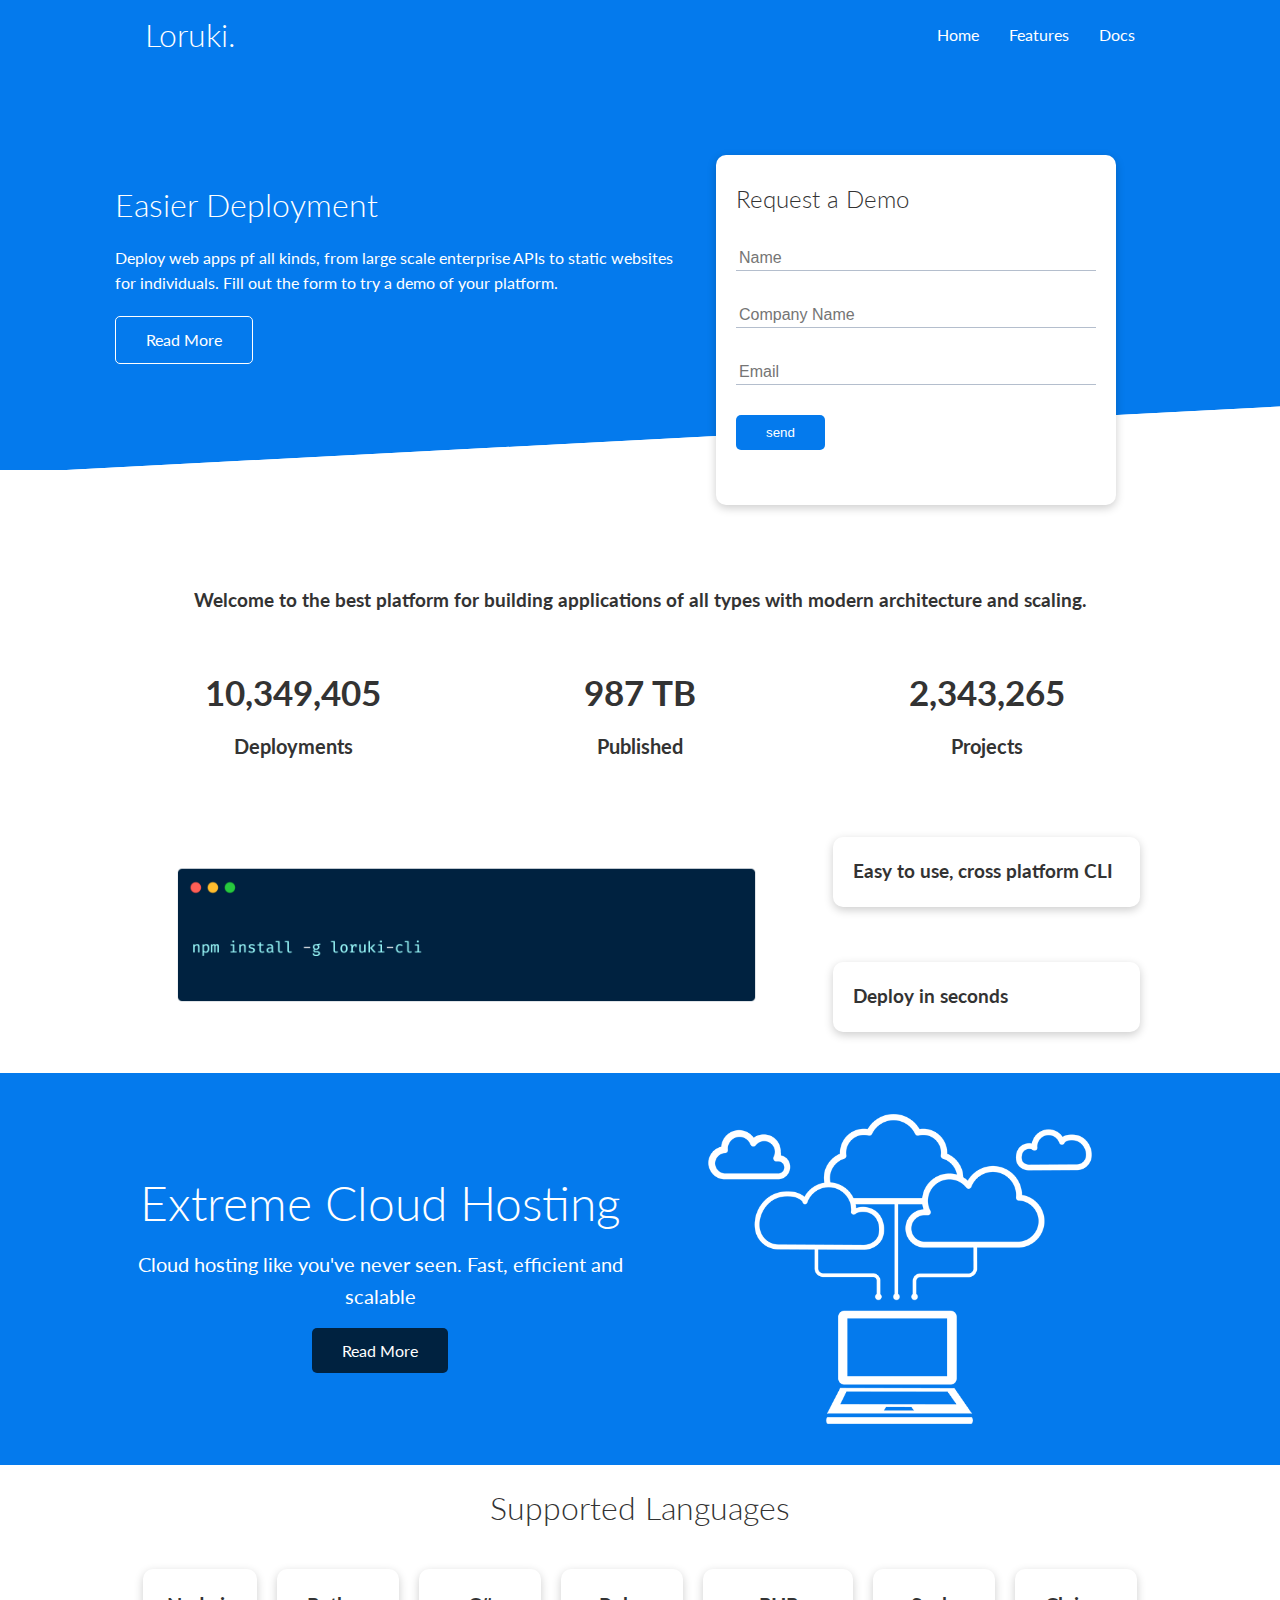
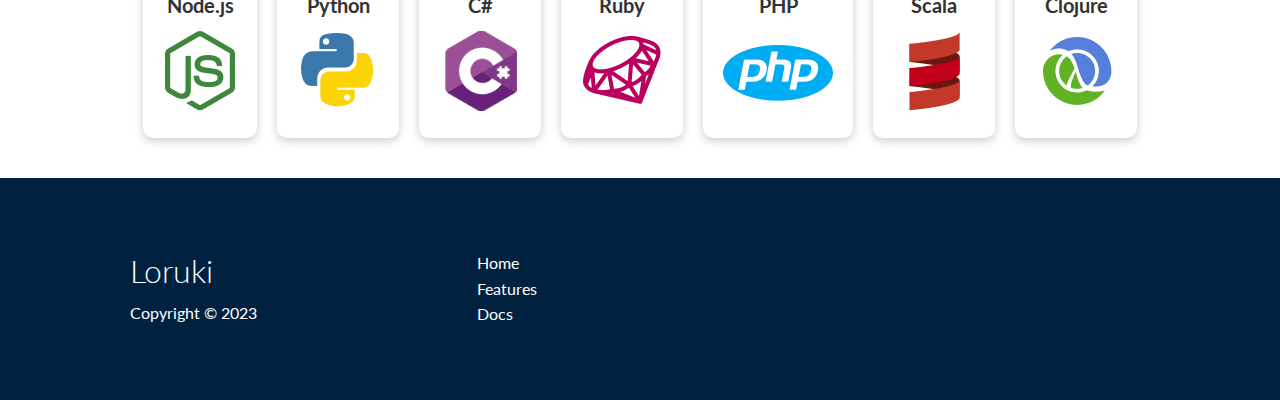
<file: index.html>
<!DOCTYPE html>
<html lang="en">
<head>
    <meta charset="UTF-8">
    <meta http-equiv="X-UA-Compatible" content="IE=edge">
    <meta name="viewport" content="width=device-width, initial-scale=1.0">
    <link rel="stylesheet" href="https://cdnjs.cloudflare.com/ajax/libs/font-awesome/6.4.0/css/all.min.css" integrity="sha512-iecdLmaskl7CVkqkXNQ/ZH/XLlvWZOJyj7Yy7tcenmpD1ypASozpmT/E0iPtmFIB46ZmdtAc9eNBvH0H/ZpiBw==" crossorigin="anonymous" referrerpolicy="no-referrer" />
    <link rel="stylesheet" href="/css/style.css">
    <link rel="stylesheet" href="/css/utilities.css">
    <title>Loruki | Cloud Hosting for Everyone</title>   
</head>
<body>
<!-- Navbar -->
    <div class="navbar">
        <div class="container flex">
            <h1 class="logo"><a href="index.html">Loruki.</a></h1>
            <nav>
                <ul>
                    <li><a href="index.html">Home</a></li>
                    <li><a href="features.html">Features</a></li>
                    <li><a href="docs.html">Docs</a></li>
                </ul>
            </nav>
        </div>
    </div>
<!-- Showcase -->
    <section class="showcase">
        <div class="container grid">
            <div class="showcase-text">
                <h1>Easier Deployment</h1>
                <p>Deploy web apps pf all kinds, from large scale enterprise APIs to static websites for individuals. Fill out the form to try a demo of your platform.</p>
                <a href="features.html" class="btn btn-outline">Read More</a>
            </div>
            <div class="showcase-form card">
                <h2>Request a Demo</h2>
                <form>
                    <div class="form-control">
                        <input type="text" name="name" placeholder="Name" required>
                    </div>
                    <div class="form-control">
                        <input type="text" name="company" placeholder="Company Name" required>
                    </div>
                    <div class="form-control">
                        <input type="email" name="email" placeholder="Email" required>
                    </div>
                    <input type="submit" value="send" class="btn btn-primary">
                </form>
            </div>
        </div>
    </section>
<!-- Stats -->
    <section class="stats">
        <div class="container">
            <h3 class="stats-heading text-center my-1">
                Welcome to the best platform for building applications of all types with modern architecture and scaling.
            </h3>
            <div class="grid grid-3 text-center my-4">
                <div>
                    <i class="fas fa-server fa-3x"></i>
                    <h3>10,349,405</h3>
                    <p class="text-secondary">Deployments</p>
                </div>
                <div>
                    <i class="fas fa-upload fa-3x"></i>
                    <h3>987 TB</h3>
                    <p class="text-secondary">Published</p>
                </div>
                <div>
                    <i class="fas fa-project-diagram fa-3x"></i>
                    <h3>2,343,265</h3>
                    <p class="text-secondary">Projects</p>
                </div>
            </div>
        </div>
    </section>

<!-- Cli -->
<section class="cli">
    <div class="container grid">
        <img src="images/cli.png" alt="">
        <div class="card">
            <h3>Easy to use, cross platform CLI</h3>
        </div>
        <div class="card">
            <h3>Deploy in seconds</h3>
        </div>
    </div>
</section>

<!-- Cloud -->
<section class="cloud bg-primary my-2 py-2">
    <div class="container grid">
        <div class="text-center">
            <h2 class="lg">Extreme Cloud Hosting</h2>
            <p class="lead my-1">Cloud hosting like you've never seen. Fast, efficient and scalable</p>
            <a href="features.html" class="btn btn-dark">Read More</a>
        </div>
        <img src="images/cloud.png" alt="">
    </div>
</section>

<!-- Languages -->
<section class="languages">
    <h2 class="md text-center my-2">Supported Languages</h2>
    <div class="container flex">
        <div class="card">
            <h4>Node.js</h4>
            <img src="images/logos/node.png" alt="">
        </div>
        <div class="card">
            <h4>Python</h4>
            <img src="images/logos/python.png" alt="">
        </div>
        <div class="card">
            <h4>C#</h4>
            <img src="images/logos/csharp.png" alt="">
        </div>
        <div class="card">
            <h4>Ruby</h4>
            <img src="images/logos/ruby.png" alt="">
        </div>
        <div class="card">
            <h4>PHP</h4>
            <img src="images/logos/php.png" alt="">
        </div>
        <div class="card">
            <h4>Scala</h4>
            <img src="images/logos/scala.png" alt="">
        </div>
        <div class="card">
            <h4>Clojure</h4>
            <img src="images/logos/clojure.png" alt="">
        </div>
        
    </div>
</section>

<!-- Footer -->
<footer class="footer bg-dark py-5">
    <div class="container grid grid-3">
        <div>
            <h1>Loruki</h1>
            <p>Copyright &copy; 2023</p>
        </div>
        <nav>
            <ul>
                <li><a href="index.html">Home</a></li>
                <li><a href="features.html">Features</a></li>
                <li><a href="docs.html">Docs</a></li>
            </ul>
        </nav>
        <div class="social">
            <a href="#"><i class="fab fa-github fa-2x"></i></a>
            <a href="#"><i class="fab fa-facebook fa-2x"></i></a>
            <a href="#"><i class="fab fa-instagram fa-2x"></i></a>
            <a href="#"><i class="fab fa-twitter fa-2x"></i></a>
        </div>
    </div>
</footer>
</body>
</html>
</file>
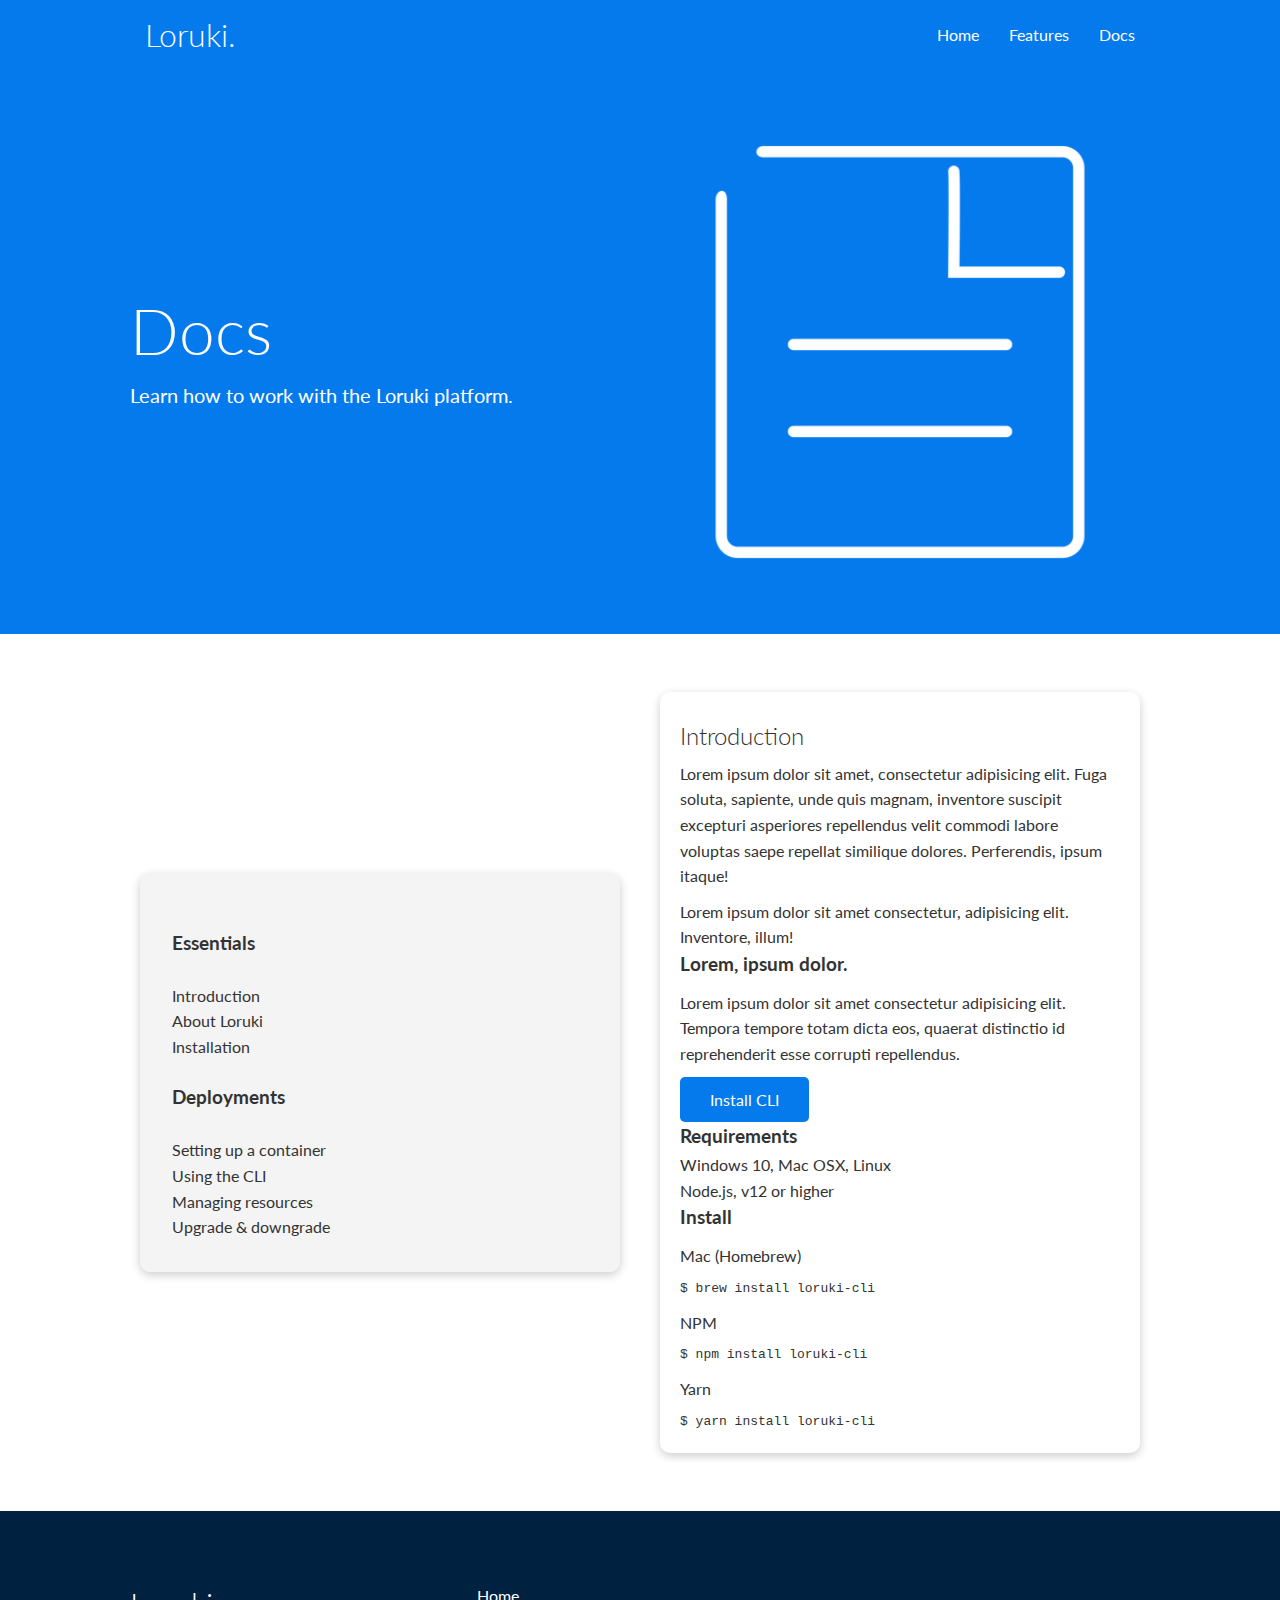
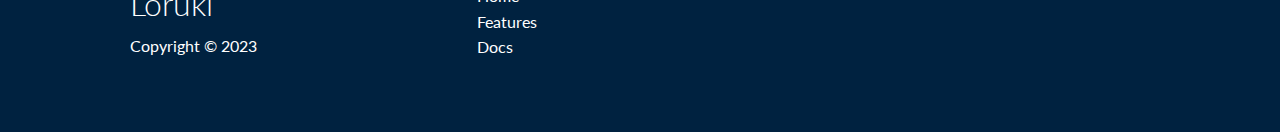
<file: docs.html>
<!DOCTYPE html>
<html lang="en">
<head>
    <meta charset="UTF-8">
    <meta http-equiv="X-UA-Compatible" content="IE=edge">
    <meta name="viewport" content="width=device-width, initial-scale=1.0">
    <link rel="stylesheet" href="https://cdnjs.cloudflare.com/ajax/libs/font-awesome/6.4.0/css/all.min.css" integrity="sha512-iecdLmaskl7CVkqkXNQ/ZH/XLlvWZOJyj7Yy7tcenmpD1ypASozpmT/E0iPtmFIB46ZmdtAc9eNBvH0H/ZpiBw==" crossorigin="anonymous" referrerpolicy="no-referrer" />
    <link rel="stylesheet" href="/css/style.css">
    <link rel="stylesheet" href="/css/utilities.css">
    <title>Loruki | Cloud Hosting for Everyone</title>   
</head>
<body>
<!-- Navbar -->
    <div class="navbar">
        <div class="container flex">
            <h1 class="logo"><a href="index.html">Loruki.</a></h1>
            <nav>
                <ul>
                    <li><a href="index.html">Home</a></li>
                    <li><a href="features.html">Features</a></li>
                    <li><a href="docs.html">Docs</a></li>
                </ul>
            </nav>
        </div>
    </div>

<!-- Head -->
    <section class="docs-head bg-primary py-3">
        <div class="container grid">
            <div>
                <h1 class="xl">Docs</h1>
                <p class="lead">
                    Learn how to work with the Loruki platform.
                </p>
            </div>
            <img src="images/docs.png" alt="">
        </div>
    </section>

<!-- Docs main -->
    <section class="docs-main my-4">
        <div class="container grid">
            <div class="card bg-light p-3">
                <h3 class="my-2">Essentials</h3>
                <nav>
                    <ul>
                        <li><a class="text-primary" href=#">Introduction</a></li>
                        <li><a href="#">About Loruki</a></li>
                        <li><a href="#">Installation</a></li>
                    </ul>
                </nav>
                <h3 class="my-2">Deployments</h3>
                <nav>
                    <ul>
                        <li><a href=#">Setting up a container</a></li>
                        <li><a href="#">Using the CLI</a></li>
                        <li><a href="#">Managing resources</a></li>
                        <li><a href="#">Upgrade & downgrade</a></li>
                    </ul>
                </nav>
            </div>
            <div class="card">
                <h2>Introduction</h2>
                <p>Lorem ipsum dolor sit amet, consectetur adipisicing elit. Fuga soluta, sapiente, unde quis magnam, inventore suscipit excepturi asperiores repellendus velit commodi labore voluptas saepe repellat similique dolores. Perferendis, ipsum itaque!</p>
                <div class="alert alert-success">
                    <i class="fas fa-info"></i>Lorem ipsum dolor sit amet consectetur, adipisicing elit. Inventore, illum!
                </div>
                <h3>Lorem, ipsum dolor.</h3>
                <p>Lorem ipsum dolor sit amet consectetur adipisicing elit. Tempora tempore totam dicta eos, quaerat distinctio id reprehenderit esse corrupti repellendus.</p>
                <a href="#" class="btn btn-primary">Install CLI</a>
                <h3>Requirements</h3>
                <ul>
                    <li>Windows 10, Mac OSX, Linux</li>
                    <li>Node.js, v12 or higher</li>
                </ul>

                <h3>Install</h3>
                <p>Mac (Homebrew)</p>
                <pre><code>$ brew install loruki-cli</code></pre>
                <p>NPM</p>
                <pre><code>$ npm install loruki-cli</code></pre>
                <p>Yarn</p>
                <pre><code>$ yarn install loruki-cli</code></pre>

            </div>
        </div>
    </section>

<!-- Footer -->
    <footer class="footer bg-dark py-5">
        <div class="container grid grid-3">
            <div>
                <h1>Loruki</h1>
                <p>Copyright &copy; 2023</p>
            </div>
            <nav>
                <ul>
                    <li><a href="index.html">Home</a></li>
                    <li><a href="features.html">Features</a></li>
                    <li><a href="docs.html">Docs</a></li>
                </ul>
            </nav>
            <div class="social">
                <a href="#"><i class="fab fa-github fa-2x"></i></a>
                <a href="#"><i class="fab fa-facebook fa-2x"></i></a>
                <a href="#"><i class="fab fa-instagram fa-2x"></i></a>
                <a href="#"><i class="fab fa-twitter fa-2x"></i></a>
            </div>
        </div>
    </footer>
</body>
</html>
</file>
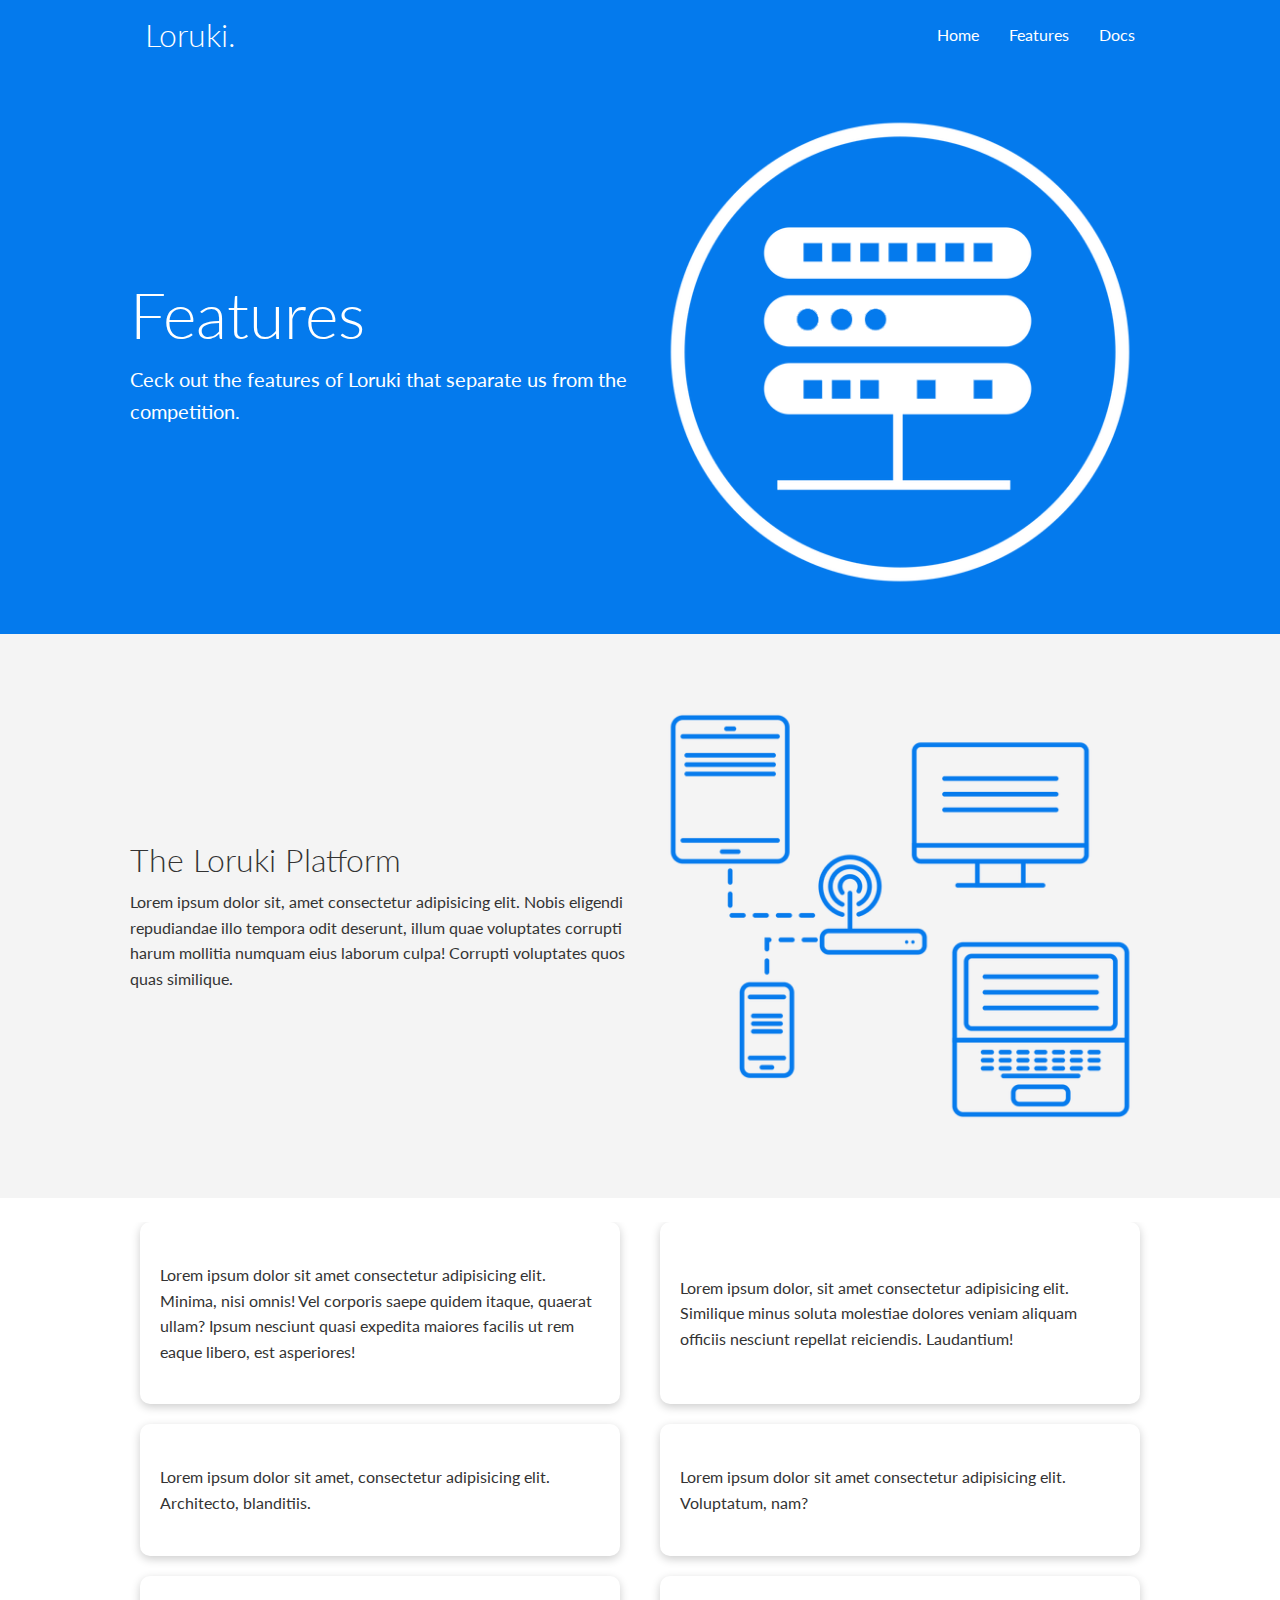
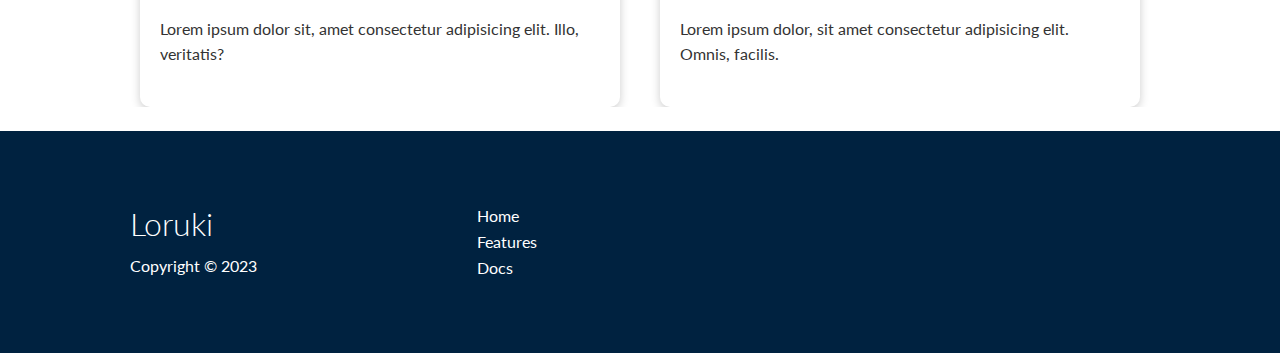
<file: features.html>
<!DOCTYPE html>
<html lang="en">
<head>
    <meta charset="UTF-8">
    <meta http-equiv="X-UA-Compatible" content="IE=edge">
    <meta name="viewport" content="width=device-width, initial-scale=1.0">
    <link rel="stylesheet" href="https://cdnjs.cloudflare.com/ajax/libs/font-awesome/6.4.0/css/all.min.css" integrity="sha512-iecdLmaskl7CVkqkXNQ/ZH/XLlvWZOJyj7Yy7tcenmpD1ypASozpmT/E0iPtmFIB46ZmdtAc9eNBvH0H/ZpiBw==" crossorigin="anonymous" referrerpolicy="no-referrer" />
    <link rel="stylesheet" href="/css/style.css">
    <link rel="stylesheet" href="/css/utilities.css">
    <title>Loruki | Cloud Hosting for Everyone</title>   
</head>
<body>
<!-- Navbar -->
    <div class="navbar">
        <div class="container flex">
            <h1 class="logo"><a href="index.html">Loruki.</a></h1>
            <nav>
                <ul>
                    <li><a href="index.html">Home</a></li>
                    <li><a href="features.html">Features</a></li>
                    <li><a href="docs.html">Docs</a></li>
                </ul>
            </nav>
        </div>
    </div>

<!-- Head -->
    <section class="features-head bg-primary py-3">
        <div class="container grid">
            <div>
                <h1 class="xl">Features</h1>
                <p class="lead">
                    Ceck out the features of Loruki that separate us from the competition.
                </p>
            </div>
            <img src="images/server.png" alt="">
        </div>
    </section>

<!-- Sub head -->
    <section class="features-sub-head bg-light py-3">
        <div class="container grid">
            <div>
                <h1 class="md">The Loruki Platform</h1>
                <p>
                    Lorem ipsum dolor sit, amet consectetur adipisicing elit. Nobis eligendi repudiandae illo tempora odit deserunt, illum quae voluptates corrupti harum mollitia numquam eius laborum culpa! Corrupti voluptates quos quas similique.
                </p>
            </div>
            <img src="images/server2.png" alt="">
        </div>
    </section>
    <section class="features-main my-2">
        <div class="container grid">
            <div class="card flex">
                <i class="fas fa-server fa-3x"></i>
                <p>Lorem ipsum dolor sit amet consectetur adipisicing elit. Minima, nisi omnis! Vel corporis saepe quidem itaque, quaerat ullam? Ipsum nesciunt quasi expedita maiores facilis ut rem eaque libero, est asperiores!</p>
            </div>
            <div class="card flex">
                <i class="fas fa-network-wired fa-3x"></i>
                <p>Lorem ipsum dolor, sit amet consectetur adipisicing elit. Similique minus soluta molestiae dolores veniam aliquam officiis nesciunt repellat reiciendis. Laudantium!</p>
            </div>
            <div class="card flex">
                <i class="fas fa-laptop-code fa-3x"></i>
                <p>Lorem ipsum dolor sit amet, consectetur adipisicing elit. Architecto, blanditiis.</p>
            </div>
            <div class="card flex">
                <i class="fas fa-database fa-3x"></i>
                <p>Lorem ipsum dolor sit amet consectetur adipisicing elit. Voluptatum, nam?</p>
            </div>
            <div class="card flex">
                <i class="fas fa-power-off fa-3x"></i>
                <p>Lorem ipsum dolor sit, amet consectetur adipisicing elit. Illo, veritatis?</p>
            </div>
            <div class="card flex">
                <i class="fas fa-upload fa-3x"></i>
                <p>Lorem ipsum dolor, sit amet consectetur adipisicing elit. Omnis, facilis.</p>
            </div>
        </div>
    </section>

<!-- Footer -->
    <footer class="footer bg-dark py-5">
        <div class="container grid grid-3">
            <div>
                <h1>Loruki</h1>
                <p>Copyright &copy; 2023</p>
            </div>
            <nav>
                <ul>
                    <li><a href="index.html">Home</a></li>
                    <li><a href="features.html">Features</a></li>
                    <li><a href="docs.html">Docs</a></li>
                </ul>
            </nav>
            <div class="social">
                <a href="#"><i class="fab fa-github fa-2x"></i></a>
                <a href="#"><i class="fab fa-facebook fa-2x"></i></a>
                <a href="#"><i class="fab fa-instagram fa-2x"></i></a>
                <a href="#"><i class="fab fa-twitter fa-2x"></i></a>
            </div>
        </div>
    </footer>
</body>
</html>
</file>
<file: css/style.css>
@import url('https://fonts.googleapis.com/css2?family=Lato:wght@300&display=swap');

:root {
    --primary-color: #047aed;
    --secondary-color: #1c3fa8;
    --dark-color: #002240;
    --light-color: #f4f4f4;
}

* {
    box-sizing: border-box;
    padding: 0;
    margin: 0;
}

body {
    font-family: 'Lato', sans-serif;
    color: #333;
    line-height: 1.6;
}

ul {
    list-style-type: none;
}

a {
    text-decoration: none;
    color: #333;
}

h1, h2 {
    font-weight: 300;
    line-height: 1.2;
    margin: 10px 0;
}

p {
     margin: 10px 0;
}

img {
    width: 100%;
}

/* Navbar */
.navbar {
    background-color: var(--primary-color);
    color: #fff;
    height: 70px;
}

.navbar ul {
    display: flex;
}

.navbar a {
    color: #fff;
    padding: 10px;
    margin: 0 5px;
}

.navbar ul a:hover {
    border-bottom: 2px solid #fff;
}

.navbar .flex {
    justify-content: space-between;
}

/* Showcase */
.showcase {
    height: 400px;
    background-color: var(--primary-color);
    color: #fff;
    position: relative;
}

.showcase h1 {
    font-size: 4opx;
}

.showcase p {
    margin: 20px 0;
}

.showcase .grid {
    overflow: visible;
    grid-template-columns: 55% 45%;
    gap: 30px;
}

.showcase-text {
    animation: slideInFromLeft 1s ease-in;
}

.showcase-form {
    position: relative;
    top: 60px;
    height: 350px;
    width: 400px;
    padding: 40px;
    z-index: 100;
}

.showcase-form .form-control {
    margin: 30px 0;
}

.showcase-form input[type='text'], .showcase-form input[type='email']  {
    border: 0;
    border-bottom: 1px solid #b4becd;
    width: 100%;
    padding: 3px;
    font-size: 16px;
}

.showcase-form input:focus {
    outline: none;
}

.showcase::before, .showcase::after {
    content: '';
    position: absolute;
    height: 100px;
    bottom: -70px;
    right: 0;
    left: 0;
    background: #fff;
    transform: skewY(-3deg);
    -webkit-transform: skewY(-3deg);
    -moz-transform: skewY(-3deg);
    -ms-transform: skewY(-3deg);
}

/* Stats */
.stats {
    padding-top: 100px;
}

.stats-heading {
    min-width:500px;
    margin: auto;
}

.stats .grid h3 {
    font-size: 35px;
}

.stats .grid p {
    font-size: 20px;
    font-weight: bold;
}

/* Cli */
.cli .grid {
    grid-template-columns: repeat(3, 1fr);
    grid-template-rows: repeat(2, 1fr);
}

.cli .grid > *:first-child {
    grid-column: 1 / span 2;
    grid-row: 1 / span 2;
}

/* Cloud */
.cloud .grid {
    grid-template-columns: 4fr, 3fr;
}

/* Languages */
.languages .flex {
    flex-wrap: wrap;
}

.languages .card {
    text-align: center;
    margin: 18px 10px 40px;
    transition: transform 0.2s ease-in;
}

.languages .card h4 {
    font-size: 20px;
    margin-bottom: 10px;
}

.languages .card:hover {
    transform: translateY(-15px);
}

/* Footer */
.footer {
    .footer .social a {
        margin: 0 10px;
    }
}

/* Tablets and under */
@media(max-width: 768px) {
    .grid,
    .showcase .grid,
    .stats .grid,
    .cli .grid,
    .cloud .grid {
        grid-template-columns: 1fr;
        grid-template-rows: 1fr;
    }
    
    .showcase {
        height: auto;
    }

    .showcase-text {
        text-align: center;
        margin-top: 40px;
    }

    .showcase-form {
        justify-self: center;
        margin: auto;
    }

    .cli .grid > *:first-child {
        grid-column: 1;
        grid-row: 1;
    }
}

/* Mobile */
@media(max-width: 500px) {
    .navbar {
        height: 110px;
    }

    .navbar .flex {
        flex-direction: column;
    }

    .navbar ul {
        padding: 10px;
        border-color: rgba(0, 0, 0, 0.1);
    }
}
</file>
<file: css/utilities.css>
.container {
    max-width: 1100px;
    margin: 0 auto;
    overflow: auto;
    padding: 0 40px;
}

.card {
    background-color: #fff;
    color: #333;
    border-radius: 10px;
    box-shadow: 0 3px 10px rgba(0, 0, 0, 0.2);
    padding: 20px;
    margin: 10px;
}

.btn {
    display: inline-block;
    padding: 10px 30px;
    cursor: pointer;
    background: var(--primary-color);
    color: #fff;
    border: none;
    border-radius: 5px;
}

.btn-outline {
    background-color: transparent;
    border: 1px #fff solid;
}

.btn:hover {
    transform: scale(0.98);
}

/* Backgrounds & colored buttons */
.bg-primary, .btn-primary {
    background-color: var(--primary-color);
    color: #fff;
}

.bg-secondary, .btn-secondary {
    background-color: var(--secondary-color);
    color: #fff;
}

.bg-dark, .btn-dark {
    background-color: var(--dark-color);
    color: #fff;
}

.bg-primary a, .btn-primary a, 
.bg-secondary a, .btn-secondary a, 
.bg-dark a, .btn-dark a {
    color: #fff;
}

.bg-light, .btn-light {
    background-color: var(--light-color);
    color: #333;
}

/* Text sizes */
.lead {
    font-size: 20px;
}

.sm {
    font-size: 1rem;
}

.md {
    font-size: 2rem;
}

.lg {
    font-size: 3rem;
}

.xl {
    font-size: 4rem;
}

.text-center {
    text-align: center;
}

.flex {
    display: flex;
    justify-content: center;
    align-items: center;
    height: 100%;
}

.grid {
    display: grid;
    grid-template-columns: repeat(2, 1fr);
    gap: 20px;
    justify-content: center;
    align-items: center;
    height: 100%;
}

.grid-3 {
    grid-template-columns: repeat(3, 1fr);
}

/* Margin */
.my-1 {
    margin: 1rem 0;
}

.my-2 {
    margin: 1.5rem 0;
}

.my-3 {
    margin: 2rem 0;
}

.my-4 {
    margin: 3rem 0;
}

.my-5 {
    margin: 4rem 0;
}

.m-1 {
    margin: 1rem;
}

.m-2 {
    margin: 1.5rem;
}

.m-3 {
    margin: 2rem;
}

.m-4 {
    margin: 3rem;
}

.m-5 {
    margin: 4rem;
}

/* Padding */
.py-1 {
    padding: 1rem 0;
}

.py-2 {
    padding: 1.5rem 0;
}

.py-3 {
    padding: 2rem 0;
}

.py-4 {
    padding: 3rem 0;
}

.py-5 {
    padding: 4rem 0;
}

.p-1 {
    padding: 1rem;
}

.p-2 {
    padding: 1.5rem;
}

.p-3 {
    padding: 2rem;
}

.p-4 {
    padding: 3rem;
}

.p-5 {
    padding: 4rem;
}
</file>
